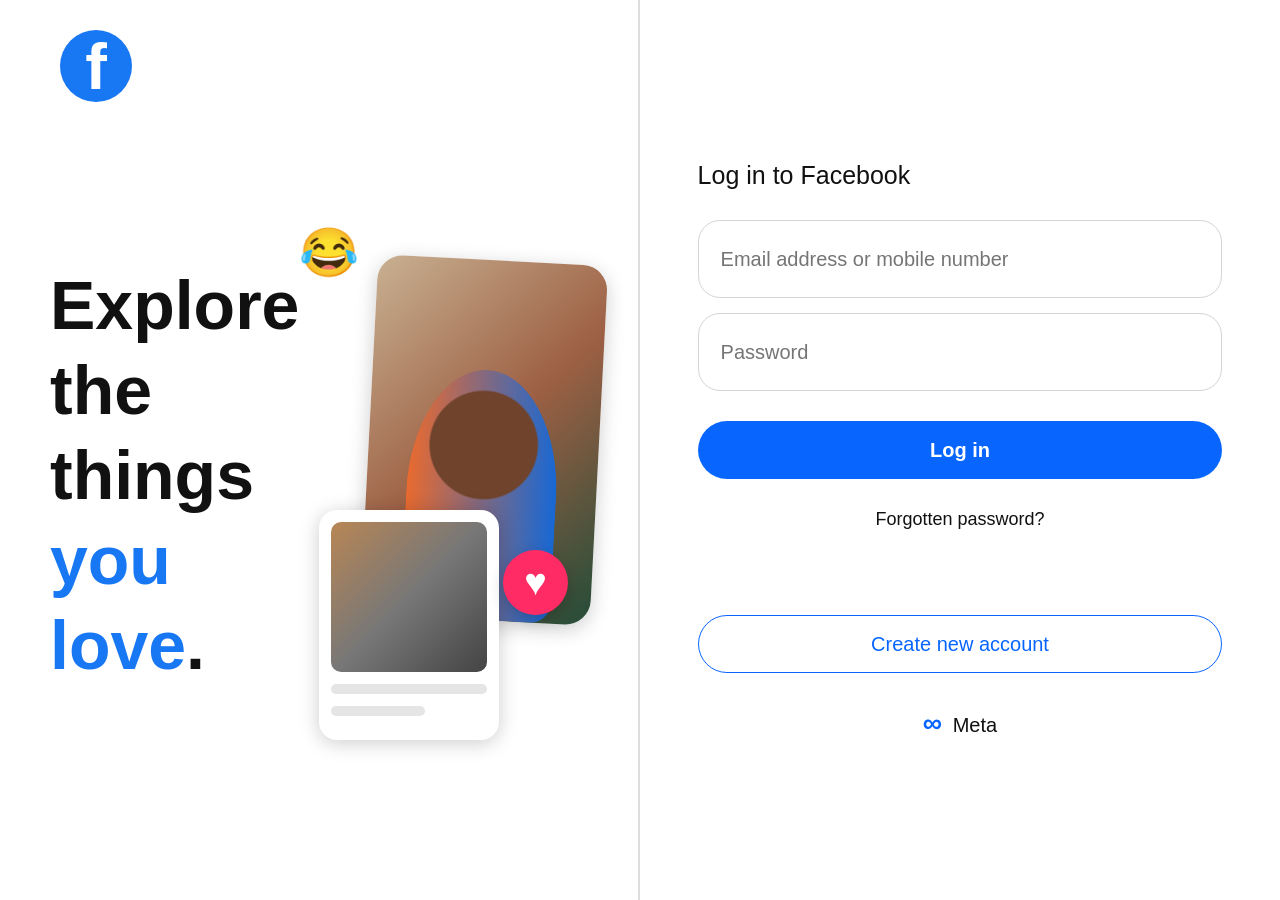
<file: index.html>
<!DOCTYPE html>
<html lang="en">
<head>
    <meta charset="UTF-8">
    <meta name="viewport" content="width=device-width, initial-scale=1.0">

    <title>Login Page</title>

    <link rel="stylesheet" href="style.css">
</head>

<body>

    <main class="page">

        <!-- LEFT SIDE -->
        <section class="left-section">

            <div class="logo">
                f
            </div>

            <div class="left-content">

                <div class="text">
                    <span>Explore</span>
                    <span>the</span>
                    <span>things</span>
                    <span class="blue">you love<span class="black">.</span></span>
                </div>

                <div class="visual">

                    <div class="emoji">😂</div>

                    <div class="main-card">
                        <div class="person"></div>
                    </div>

                    <div class="small-card">
                        <div class="fake-image"></div>
                        <div class="line"></div>
                        <div class="line short"></div>
                    </div>

                    <div class="heart">♥</div>

                </div>

            </div>

        </section>


        <!-- RIGHT SIDE -->
        <section class="right-section">

            <div class="login-container">

                <h1>Log in to Facebook</h1>

                <!-- UI MOCKUP: does not submit credentials -->
                <form onsubmit="return false;">

                    <input
                        type="text"
                        placeholder="Email address or mobile number"
                    >

                    <input
                        type="password"
                        placeholder="Password"
                    >

                    <button class="login-btn" type="button" onclick="window.location.href='dashboard.html'">
                        Log in
                    </button>

                    <a href="#" class="forgot">
                        Forgotten password?
                    </a>

                    <a class="create-btn" href="signup.html">
                        Create new account
                    </a>

                </form>

                <div class="meta">
                    <span class="meta-symbol">∞</span>
                    Meta
                </div>

            </div>

        </section>

    </main>

</body>
</html>
</file>
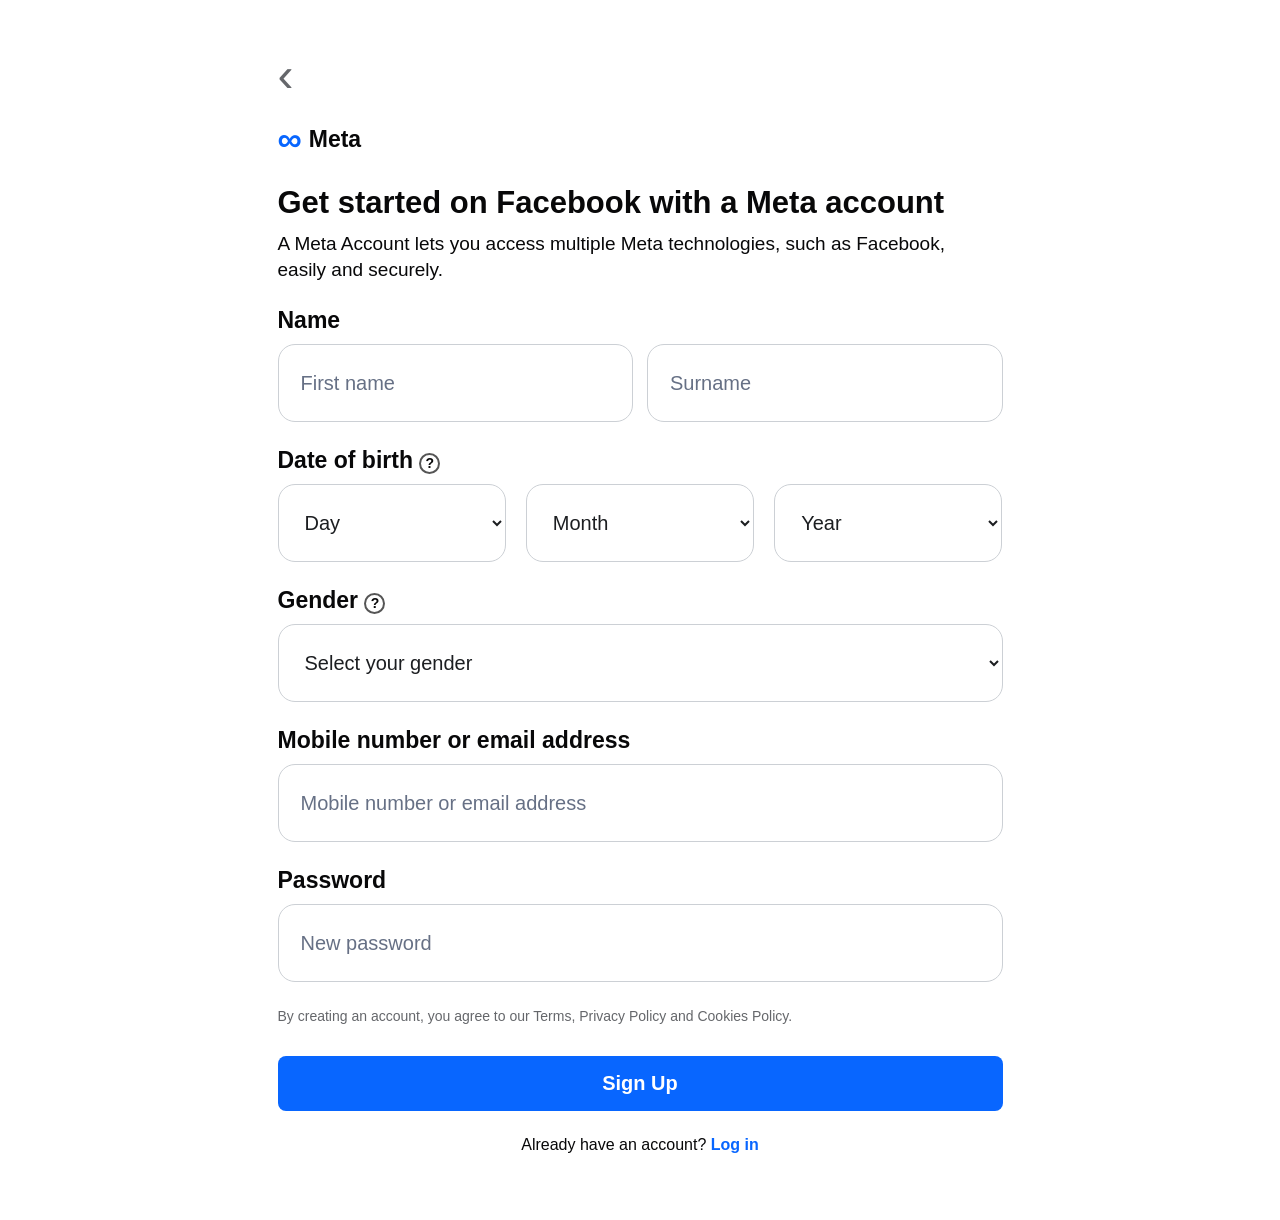
<file: signup.html>
<!DOCTYPE html>
<html lang="en">

<head>
    <meta charset="UTF-8">
    <meta name="viewport" content="width=device-width, initial-scale=1.0">
    <title>Facebook Sign Up</title>
    <link rel="stylesheet" href="hehe.css">
</head>

<body>

    <div class="signup-container">

        <!-- Back Button -->
        <div class="back">‹</div>

        <!-- Meta Logo -->
        <div class="meta-logo">
            <span class="meta-symbol">∞</span>
            <span>Meta</span>
        </div>

        <h1>Get started on Facebook with a Meta account</h1>

        <p class="intro">
            A Meta Account lets you access multiple Meta technologies,
            such as Facebook, easily and securely.
        </p>

        <!-- Name -->
        <h2>Name</h2>

        <div class="name-row">
            <input type="text" placeholder="First name">
            <input type="text" placeholder="Surname">
        </div>

        <!-- Date -->
        <h2>Date of birth <span class="question">?</span></h2>

        <div class="dob-row">

            <select>
                <option selected disabled>Day</option>
                <option>1</option>
                <option>2</option>
                <option>3</option>
                <option>4</option>
                <option>5</option>
                <option>6</option>
                <option>7</option>
                <option>8</option>
                <option>9</option>
                <option>10</option>
                <option>11</option>
                <option>12</option>
                <option>13</option>
                <option>14</option>
                <option>15</option>
                <option>16</option>
                <option>17</option>
                <option>18</option>
                <option>19</option>
                <option>20</option>
                <option>21</option>
                <option>22</option>
                <option>23</option>
                <option>24</option>
                <option>25</option>
                <option>26</option>
                <option>27</option>
                <option>28</option>
                <option>29</option>
                <option>30</option>
                <option>31</option>
            </select>

            <select>
                <option selected disabled>Month</option>
                <option>January</option>
                <option>February</option>
                <option>March</option>
                <option>April</option>
                <option>May</option>
                <option>June</option>
                <option>July</option>
                <option>August</option>
                <option>September</option>
                <option>October</option>
                <option>November</option>
                <option>December</option>
            </select>

            <select>
                <option selected disabled>Year</option>
                <option>2000</option>
                <option>2001</option>
                <option>2002</option>
                <option>2003</option>
                <option>2004</option>
                <option>2005</option>
                <option>2006</option>
                <option>2007</option>
                <option>2008</option>
                <option>2009</option>
                <option>2010</option>
            </select>

        </div>

        <!-- Gender -->
        <h2>Gender <span class="question">?</span></h2>

        <select class="gender">
            <option selected disabled>Select your gender</option>
            <option>Female</option>
            <option>Male</option>
            <option>Custom</option>
        </select>

        <!-- Email -->
        <h2>Mobile number or email address</h2>

        <input class="full-input"
            type="text"
            placeholder="Mobile number or email address">

        <!-- Password -->
        <h2>Password</h2>

        <input class="full-input"
            type="password"
            placeholder="New password">

        <p class="terms">
            By creating an account, you agree to our Terms,
            Privacy Policy and Cookies Policy.
        </p>

        <button type="button" onclick="window.location.href='../../fb%20login/dashboard.html'">Sign Up</button>

        <p class="login">
            Already have an account? <a href="../../fb login/index.html">Log in</a>
        </p>

    </div>

</body>
</html>
</file>
<file: style.css>
* {
    margin: 0;
    padding: 0;
    box-sizing: border-box;
}

body {
    font-family: Arial, Helvetica, sans-serif;
    background: white;
    color: #111;
}

.page {
    min-height: 100vh;
    display: flex;
}


/* ================= LEFT ================= */

.left-section {
    width: 50%;
    min-height: 100vh;
    position: relative;
    border-right: 2px solid #ddd;
    overflow: hidden;
}

.logo {
    position: absolute;
    top: 30px;
    left: 60px;

    width: 72px;
    height: 72px;

    background: #1877f2;
    color: white;

    border-radius: 50%;

    display: flex;
    justify-content: center;
    align-items: center;

    font-size: 65px;
    font-weight: bold;

    font-family: Arial;
}


.left-content {
    min-height: 100vh;

    display: flex;
    align-items: center;

    padding: 100px 50px 50px;
}


/* BIG TEXT */

.text {
    width: 300px;

    display: flex;
    flex-direction: column;

    font-size: 68px;
    font-weight: bold;

    line-height: 1.25;

    z-index: 2;
}

.blue {
    color: #1877f2;
}

.black {
    color: #111;
}


/* IMAGE AREA */

.visual {
    position: relative;

    width: 430px;
    height: 550px;

    margin-left: -20px;
}


/* Main image */

.main-card {
    position: absolute;

    top: 60px;
    left: 90px;

    width: 230px;
    height: 360px;

    border-radius: 25px;

    background:
        linear-gradient(
            135deg,
            #c8b091,
            #9d6044,
            #244c38
        );

    transform: rotate(3deg);

    box-shadow: 0 5px 20px rgba(0,0,0,0.2);
}


/* Fake person */

.person {
    width: 150px;
    height: 250px;

    background:
        radial-gradient(
            circle at 50% 30%,
            #70432c 0 28%,
            transparent 29%
        ),
        linear-gradient(
            90deg,
            #e96a2f,
            #1768d5
        );

    position: absolute;

    bottom: 0;
    left: 40px;

    border-radius: 50% 50% 20px 20px;
}


/* Small card */

.small-card {
    position: absolute;

    left: 40px;
    top: 310px;

    width: 180px;
    height: 230px;

    background: white;

    border-radius: 18px;

    padding: 12px;

    box-shadow: 0 3px 20px rgba(0,0,0,0.2);
}

.fake-image {
    width: 100%;
    height: 150px;

    border-radius: 10px;

    background:
        linear-gradient(
            135deg,
            #b88655,
            #777,
            #444
        );
}

.line {
    height: 10px;

    width: 100%;

    background: #e5e5e5;

    border-radius: 10px;

    margin-top: 12px;
}

.line.short {
    width: 60%;
}


/* Emoji */

.emoji {
    position: absolute;

    top: 25px;
    left: 20px;

    font-size: 48px;

    z-index: 5;
}


/* Heart */

.heart {
    position: absolute;

    right: 20px;
    top: 350px;

    width: 65px;
    height: 65px;

    background: #ff2b64;

    border-radius: 50%;

    color: white;

    font-size: 38px;

    display: flex;
    justify-content: center;
    align-items: center;

    box-shadow: 0 5px 15px rgba(0,0,0,0.2);
}


/* ================= RIGHT ================= */

.right-section {
    width: 50%;

    min-height: 100vh;

    display: flex;

    justify-content: center;

    align-items: center;
}


.login-container {
    width: 82%;
    max-width: 680px;
}


.login-container h1 {
    font-size: 25px;

    font-weight: 500;

    margin-bottom: 30px;
}


/* INPUT */

input {
    width: 100%;

    height: 78px;

    border: 1px solid #d5d5d5;

    border-radius: 22px;

    padding: 0 22px;

    font-size: 20px;

    margin-bottom: 15px;

    outline: none;
}

input:focus {
    border: 2px solid #1877f2;
}


/* LOGIN */

.login-btn {
    width: 100%;

    height: 58px;

    border: none;

    border-radius: 30px;

    background: #0866ff;

    color: white;

    font-size: 20px;

    font-weight: bold;

    cursor: pointer;

    margin-top: 15px;
}

.login-btn:hover {
    background: #0757d9;
}


/* FORGOT */

.forgot {
    display: block;

    text-align: center;

    margin: 30px 0 85px;

    color: #111;

    text-decoration: none;

    font-size: 18px;
}

.forgot:hover {
    text-decoration: underline;
}


/* CREATE */

.create-btn {
    width: 100%;

    height: 58px;

    display: flex;
    align-items: center;
    justify-content: center;

    border-radius: 30px;

    border: 1px solid #0866ff;

    background: white;

    color: #0866ff;

    font-size: 20px;
    text-decoration: none;

    cursor: pointer;
}

.create-btn:hover {
    background: #f5f9ff;
}


/* META */

.meta {
    text-align: center;

    margin-top: 35px;

    font-size: 20px;

    font-weight: 500;
}

.meta-symbol {
    color: #0866ff;

    font-size: 27px;

    font-weight: bold;

    margin-right: 5px;
}


/* ================= MOBILE ================= */

@media (max-width: 1000px) {

    .page {
        flex-direction: column;
    }

    .left-section,
    .right-section {
        width: 100%;
    }

    .left-section {
        min-height: 600px;
    }

    .left-content {
        justify-content: center;
    }

    .text {
        font-size: 50px;
    }

    .right-section {
        min-height: 650px;
        padding: 50px 20px;
    }
}


@media (max-width: 650px) {

    .left-content {
        flex-direction: column;
    }

    .visual {
        transform: scale(0.75);
        margin-top: -50px;
    }

    .text {
        font-size: 45px;
        width: auto;
    }

    .logo {
        left: 25px;
    }
}
</file>
<file: hehe.css>
* {
    box-sizing: border-box;
}

body {
    margin: 0;
    padding: 0;
    background-color: #ffffff;
    font-family: Arial, Helvetica, sans-serif;
    color: #080809;
}

.signup-container {
    width: 725px;
    margin: 0 auto;
    padding: 60px 0 50px;
}

/* Back Button */
.back {
    font-size: 48px;
    color: #65676b;
    line-height: 30px;
    margin-bottom: 30px;
    cursor: pointer;
}

/* Meta */
.meta-logo {
    display: flex;
    align-items: center;
    gap: 7px;
    font-size: 23px;
    font-weight: 600;
    margin-bottom: 25px;
}

.meta-symbol {
    font-size: 34px;
    font-weight: bold;
    color: #0866ff;
}

/* Heading */
h1 {
    font-size: 31px;
    line-height: 1.2;
    margin: 0 0 10px;
    font-weight: 700;
}

.intro {
    font-size: 19px;
    line-height: 1.35;
    margin: 0 0 25px;
    max-width: 700px;
}

/* Labels */
h2 {
    font-size: 23px;
    margin: 25px 0 10px;
    font-weight: 600;
}

.question {
    display: inline-flex;
    align-items: center;
    justify-content: center;

    width: 21px;
    height: 21px;

    border: 2px solid #555;
    border-radius: 50%;

    font-size: 14px;
    font-weight: bold;
}

/* Name */
.name-row {
    display: flex;
    gap: 14px;
}

input,
select {
    height: 78px;
    border: 1px solid #ccd0d5;
    border-radius: 17px;
    background: white;
    font-size: 20px;
    padding: 0 22px;
    color: #1c1e21;
    outline: none;
}

input::placeholder {
    color: #667085;
}

.name-row input {
    width: 50%;
}

/* DOB */
.dob-row {
    display: flex;
    gap: 20px;
}

.dob-row select {
    flex: 1;
}

/* Select arrow */
select {
    appearance: auto;
    cursor: pointer;
}

/* Gender */
.gender {
    width: 100%;
}

/* Full inputs */
.full-input {
    width: 100%;
}

/* Terms */
.terms {
    color: #65676b;
    font-size: 14px;
    line-height: 1.4;
    margin-top: 25px;
}

/* Button */
button {
    width: 100%;
    height: 55px;
    margin-top: 15px;

    border: none;
    border-radius: 8px;

    background-color: #0866ff;
    color: white;

    font-size: 20px;
    font-weight: bold;

    cursor: pointer;
}

button:hover {
    background-color: #0758d8;
}

/* Login */
.login {
    text-align: center;
    font-size: 16px;
    margin-top: 25px;
}

.login a {
    color: #0866ff;
    font-weight: bold;
    text-decoration: none;
}

/* Mobile */
@media (max-width: 760px) {

    .signup-container {
        width: 90%;
        padding-top: 30px;
    }

    h1 {
        font-size: 27px;
    }

    .intro {
        font-size: 17px;
    }

    .name-row,
    .dob-row {
        flex-direction: column;
        gap: 12px;
    }

    .name-row input,
    .dob-row select {
        width: 100%;
    }

    input,
    select {
        height: 65px;
    }
}
</file>
